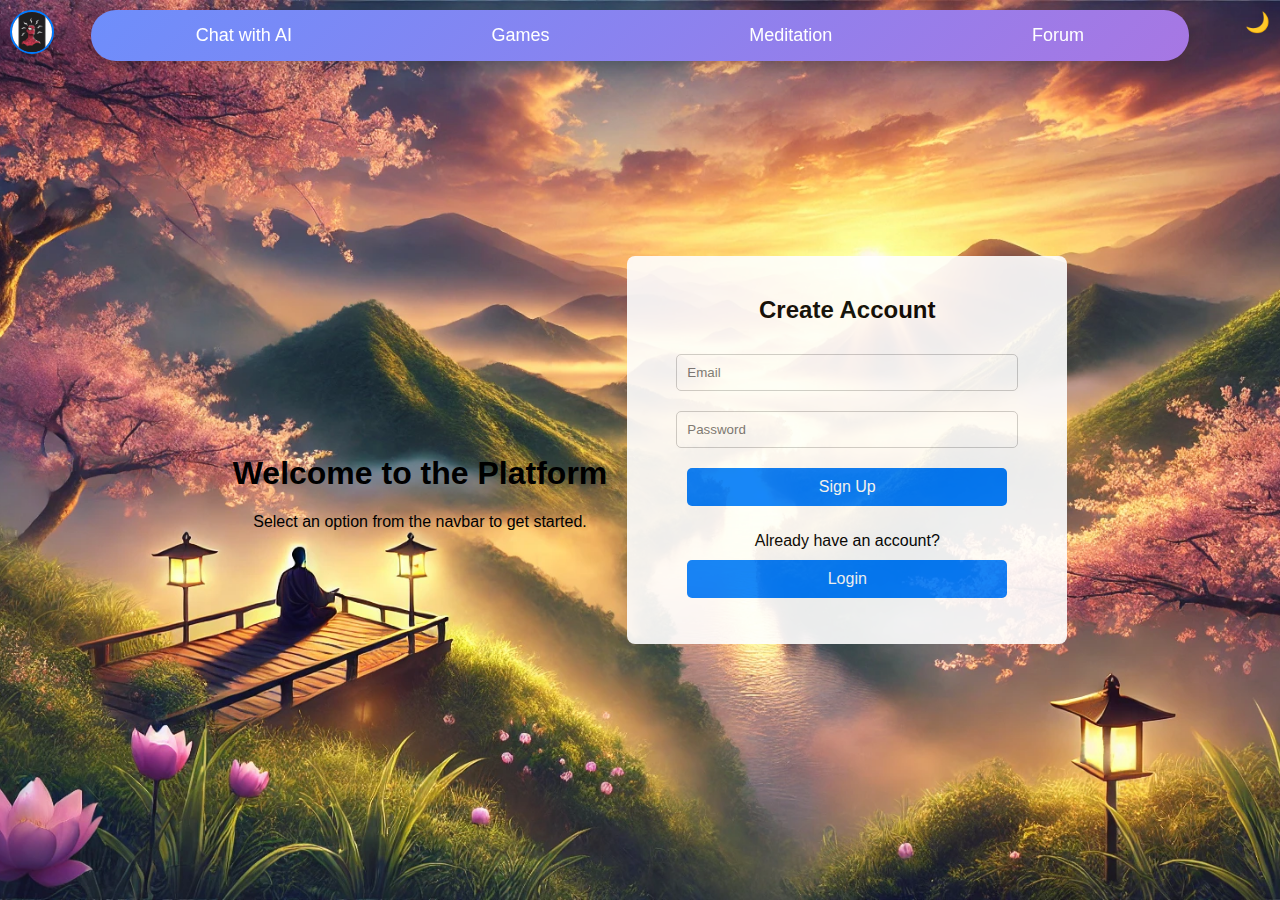
<file: b_up/frontend/index.html>
<!DOCTYPE html>
<html lang="en">
<head>
    <meta charset="UTF-8">
    <meta name="viewport" content="width=device-width, initial-scale=1.0">
    <title>Mental Health Chatbot</title>
    <link rel="stylesheet" href="style.css">
</head>
<body>
    <div id="theme-toggle" class="theme-toggle">🌙</div>

    <div id="profile-container">
        <img id="avatar" src="y.jpg" alt="User Avatar">
        <div id="profile-info">
            <p id="user-name">John Doe</p>
            <p id="user-email">johndoe@example.com</p>
        </div>
    </div>


    <nav class="navbar">
        <a href="chat.html" class="nav-item">Chat with AI</a>
        <div class="dropdown">
            <a href="#" class="nav-item">Games</a>
            <ul class="dropdown-menu">
                <li><a href="memory-card-game/memory-card.html">Memory Card</a></li>
                <li><a href="whack-a-mole-game/whack-a-mole.html">Whack-a-Mole!</a></li>
                <li><a href="simon-says-game/simon-says.html">Simon Says Game</a></li>
                <li><a href="breakout-game/breakout.html">Break-Out</a></li>
                <li><a href="tilting-maze-game/tilting-maze.html">Tilting-Maze</a></li>
                <li><a href="hangman-game/hangman.html">Hangman</a></li>
                <li><a href="typing-game/typing.html">Typing Game</a></li>
            </ul>
        </div>
        <a href="meditation-app-main/meditation-app.html" class="nav-item">Meditation</a>
        <a href="forum/forum.html" class="nav-item">Forum</a>
    </nav>
    <div class="content">
        <h1>Welcome to the Platform</h1>
        <p>Select an option from the navbar to get started.</p>
    </div>
    <!-- Auth Container -->
    <div id="auth-container">
        <!-- Signup Section -->
        <div id="signup-section">
            <h2>Create Account</h2>
            <input type="email" id="signup-email" placeholder="Email">
            <input type="password" id="signup-password" placeholder="Password">
            <button id="signup-btn">Sign Up</button>
            <p>Already have an account? <button id="switch-to-login">Login</button></p>
        </div>

        <!-- Login Section -->
        <div id="login-section" style="display: none;">
            <h2>Login</h2>
            <input type="email" id="login-email" placeholder="Email">
            <input type="password" id="login-password" placeholder="Password">
            <button id="login-btn">Login</button>
            <p>Don't have an account? <button id="switch-to-signup">Sign Up</button></p>
        </div>
    </div>

    <!-- Chat Interface -->
    <div id="chat-container" style="display: none;">
        <div id="chat-box"></div>
        <input type="text" id="user-input" placeholder="Type your message...">
        <button id="send-btn">Send</button>
    </div>

    <script src="script.js"></script>
</body>
</html>
</file>
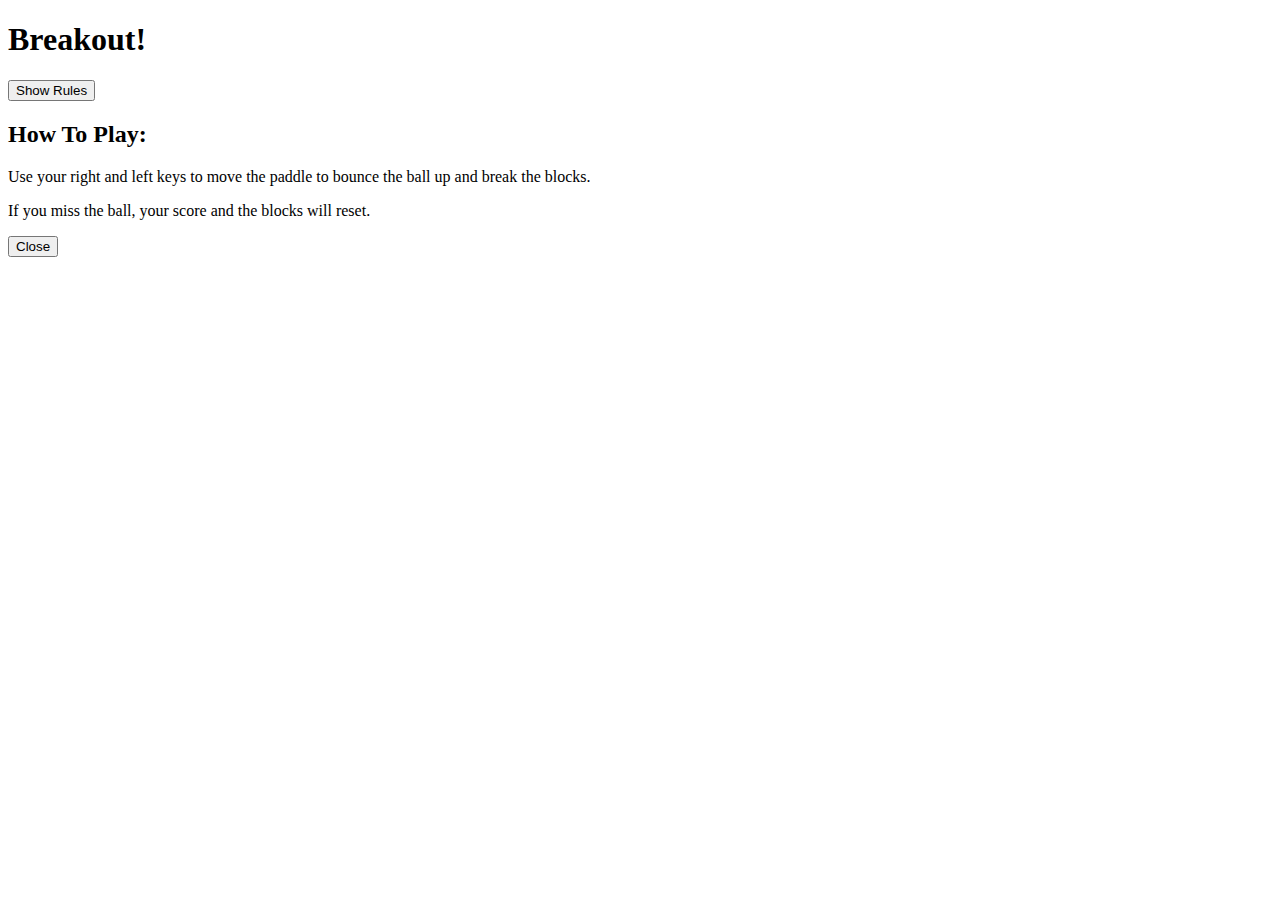
<file: b_up/frontend/breakout-game/breakout.html>
<!DOCTYPE html>
<html lang="en">
  <head>
    <meta charset="UTF-8" />
    <meta name="viewport" content="width=device-width, initial-scale=1.0" />
    <link rel="stylesheet" href="breakout.html" />
    <title>Talha - Breakout Game</title>
    <!-- 👇🏻👇🏻👇🏻👇🏻👇🏻👇🏻👇🏻👇🏻👇🏻👇🏻👇🏻👇🏻👇🏻👇🏻👇🏻👇🏻👇🏻👇🏻👇🏻👇🏻👇🏻👇🏻👇🏻👇🏻👇🏻👇🏻👇🏻👇🏻👇🏻👇🏻👇🏻👇🏻👇🏻👇🏻👇🏻👇🏻👇🏻👇🏻👇🏻👇🏻👇🏻👇🏻👇🏻-->
    <!-- Also uploaded the demo of this code in a gif : https://c.tenor.com/x8v1oNUOmg4AAAAd/tenor.gif-->
    <!-- 👆🏻👆🏻👆🏻👆🏻👆🏻👆🏻👆🏻👆🏻👆🏻👆🏻👆🏻👆🏻👆🏻👆🏻👆🏻👆🏻👆🏻👆🏻👆🏻👆🏻👆🏻👆🏻👆🏻👆🏻👆🏻👆🏻👆🏻👆🏻👆🏻👆🏻👆🏻👆🏻👆🏻👆🏻👆🏻👆🏻👆🏻👆🏻👆🏻👆🏻👆🏻👆🏻👆🏻-->

    <!-- 👇🏻👇🏻👇🏻👇🏻👇🏻👇🏻👇🏻👇🏻👇🏻👇🏻👇🏻👇🏻👇🏻👇🏻👇🏻👇🏻👇🏻👇🏻👇🏻👇🏻👇🏻👇🏻👇🏻👇🏻👇🏻👇🏻👇🏻👇🏻👇🏻👇🏻👇🏻👇🏻👇🏻👇🏻👇🏻👇🏻👇🏻👇🏻👇🏻👇🏻👇🏻👇🏻👇🏻-->
    <!-- More html-css-js Games Calculators Games Cards Elements Projects on https://www.github.com/he-is-talha --> 
    <!-- 👆🏻👆🏻👆🏻👆🏻👆🏻👆🏻👆🏻👆🏻👆🏻👆🏻👆🏻👆🏻👆🏻👆🏻👆🏻👆🏻👆🏻👆🏻👆🏻👆🏻👆🏻👆🏻👆🏻👆🏻👆🏻👆🏻👆🏻👆🏻👆🏻👆🏻👆🏻👆🏻👆🏻👆🏻👆🏻👆🏻👆🏻👆🏻👆🏻👆🏻👆🏻👆🏻👆🏻-->

    <link rel="icon" href="https://i.ibb.co/M6KTWnf/pic.jpg">
  </head>
  <body>
    <h1>Breakout!</h1>
    <button id="rules-btn" class="btn rules-btn">Show Rules</button>
    <div id="rules" class="rules">
      <h2>How To Play:</h2>
      <p>
        Use your right and left keys to move the paddle to bounce the ball up
        and break the blocks.
      </p>
      <p>If you miss the ball, your score and the blocks will reset.</p>
      <button id="close-btn" class="btn">Close</button>
    </div>
    <canvas id="canvas"></canvas>
    <script src="breakout.js"></script>
  </body>
</html>
</file>
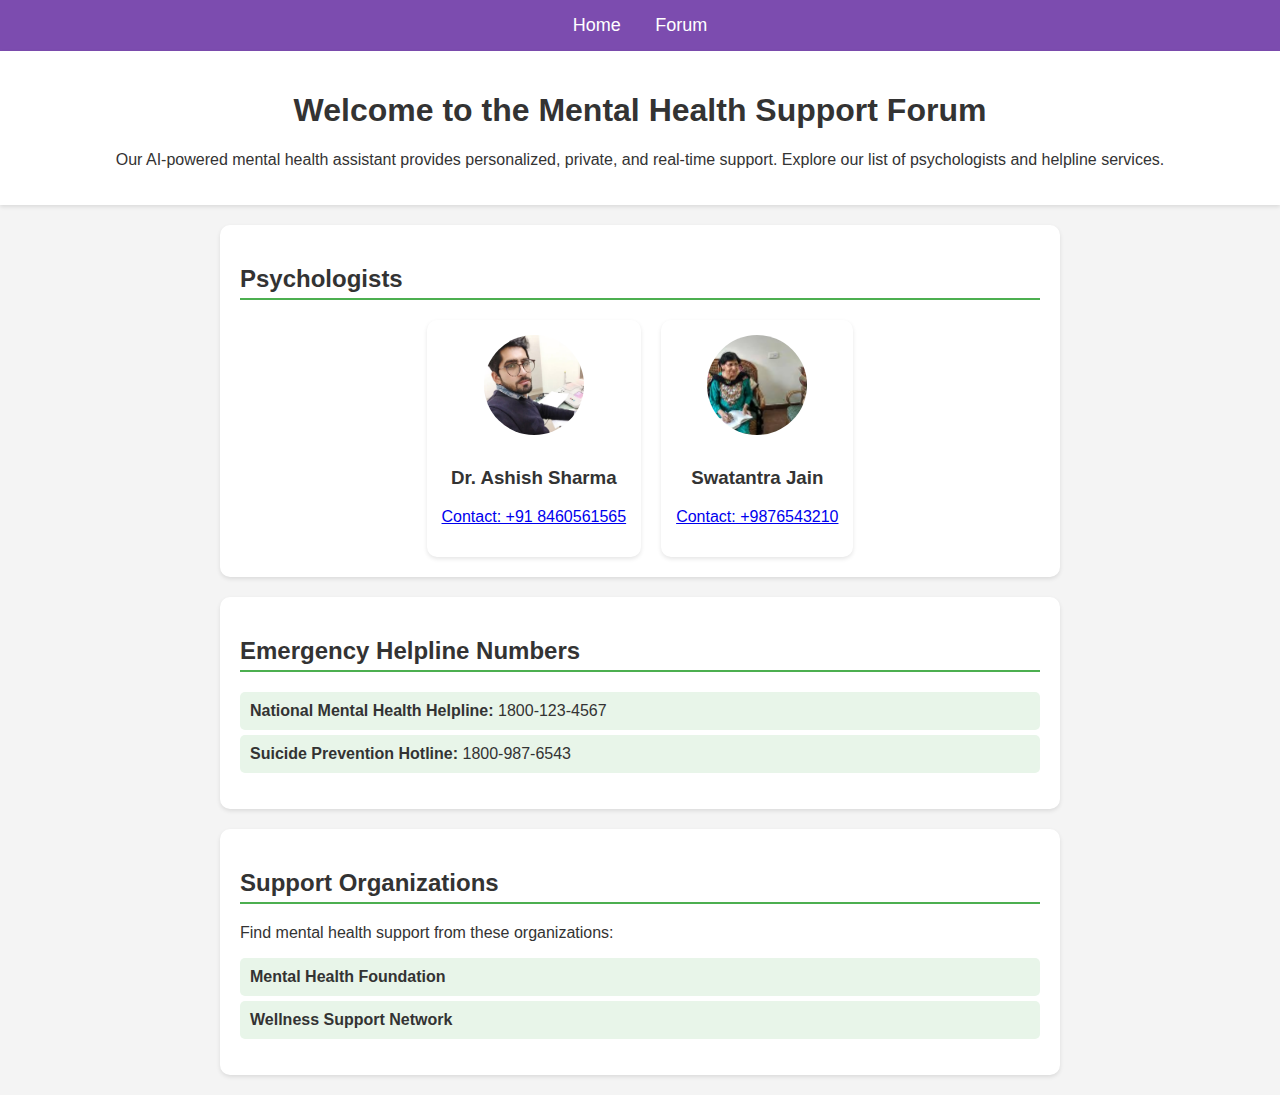
<file: b_up/frontend/forum/forum.html>
<!DOCTYPE html>
<html lang="en">
<head>
    <meta charset="UTF-8">
    <meta name="viewport" content="width=device-width, initial-scale=1.0">
    <title>Mental Health Forum</title>
    <link rel="stylesheet" href="forum.css">
</head>
<body>
    <nav class="navbar">
        <a href="../index.html" class="nav-item">Home</a>
        <a href="#" class="nav-item">Forum</a>
    </nav>
    
    <header class="forum-header">
        <h1>Welcome to the Mental Health Support Forum</h1>
        <p>Our AI-powered mental health assistant provides personalized, private, and real-time support. Explore our list of psychologists and helpline services.</p>
    </header>
    
    <section class="psychologists">
        <h2>Psychologists</h2>
        <div class="psychologist-list">
            <div class="psychologist-card">
                <img src="dr1.avif" alt="Dr. Ashish Sharma">
                <h3>Dr. Ashish Sharma</h3>
                <p>Contact: +91 8460561565</p>
            </div>
            <div class="psychologist-card">
                <img src="dr2.jpg" alt="Swatantra Jain">
                <h3>Swatantra Jain</h3>
                <p>Contact: +9876543210</p>
            </div>
        </div>
    </section>
    
    <section class="helplines">
        <h2>Emergency Helpline Numbers</h2>
        <ul>
            <li><strong>National Mental Health Helpline:</strong> 1800-123-4567</li>
            <li><strong>Suicide Prevention Hotline:</strong> 1800-987-6543</li>
        </ul>
    </section>
    
    <section class="organizations">
        <h2>Support Organizations</h2>
        <p>Find mental health support from these organizations:</p>
        <ul>
            <li><a href="#">Mental Health Foundation</a></li>
            <li><a href="#">Wellness Support Network</a></li>
        </ul>
    </section>
    
    <script src="forum.js"></script>
</body>
</html>
</file>
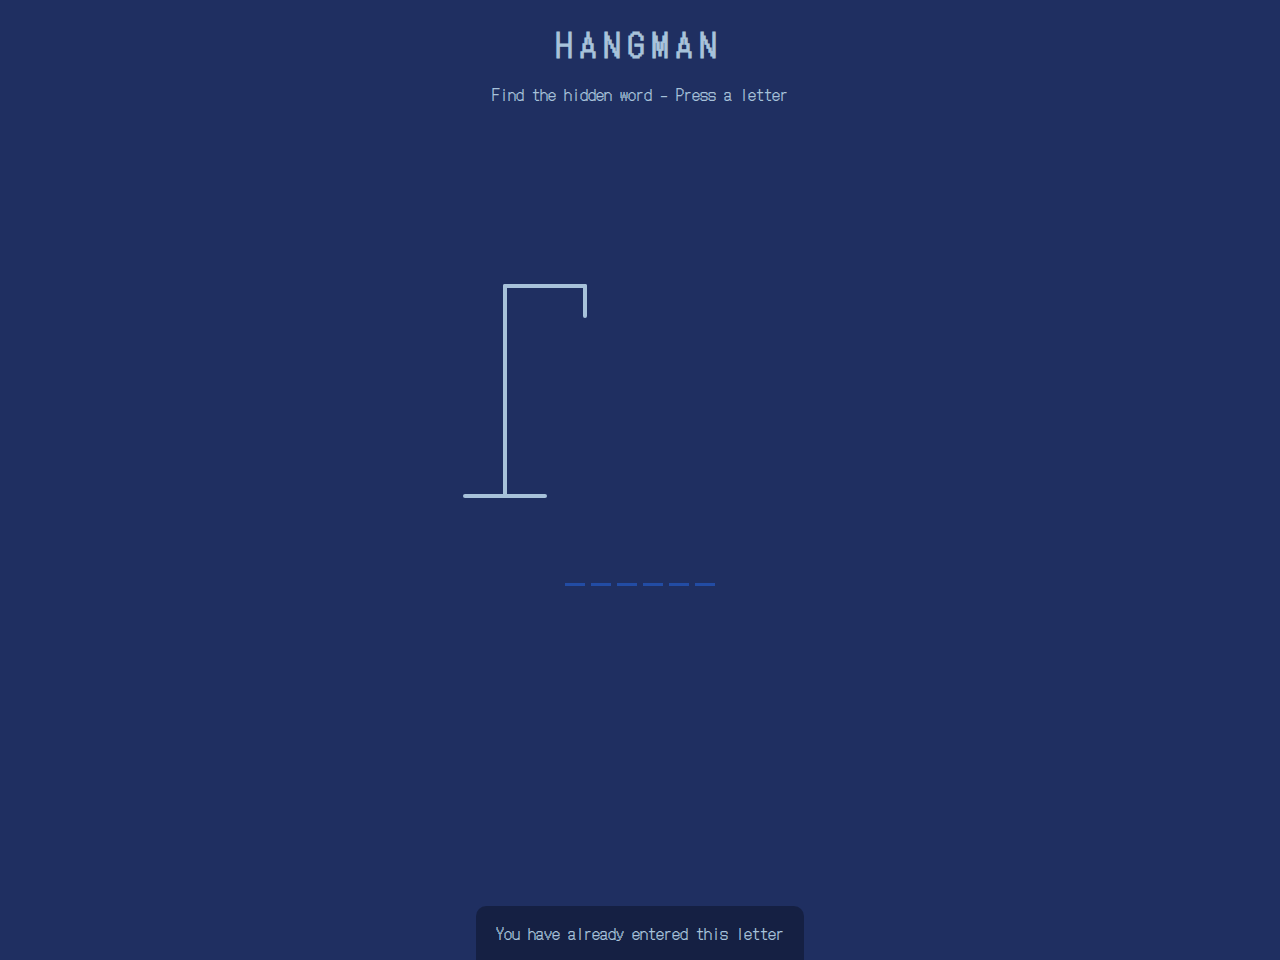
<file: b_up/frontend/hangman-game/hangman.html>
<!DOCTYPE html>
<html lang="en">
  <head>
    <meta charset="UTF-8" />
    <meta name="viewport" content="width=device-width, initial-scale=1.0" />
    <link rel="stylesheet" href="hangman.css" />
    <title>Talha - Hangman</title>

    <!-- 👇🏻👇🏻👇🏻👇🏻👇🏻👇🏻👇🏻👇🏻👇🏻👇🏻👇🏻👇🏻👇🏻👇🏻👇🏻👇🏻👇🏻👇🏻👇🏻👇🏻👇🏻👇🏻👇🏻👇🏻👇🏻👇🏻👇🏻👇🏻👇🏻👇🏻👇🏻👇🏻👇🏻👇🏻👇🏻👇🏻👇🏻👇🏻👇🏻👇🏻👇🏻👇🏻👇🏻-->
    <!-- Also uploaded the demo of this code in a gif : https://c.tenor.com/x8v1oNUOmg4AAAAd/tenor.gif-->
    <!-- 👆🏻👆🏻👆🏻👆🏻👆🏻👆🏻👆🏻👆🏻👆🏻👆🏻👆🏻👆🏻👆🏻👆🏻👆🏻👆🏻👆🏻👆🏻👆🏻👆🏻👆🏻👆🏻👆🏻👆🏻👆🏻👆🏻👆🏻👆🏻👆🏻👆🏻👆🏻👆🏻👆🏻👆🏻👆🏻👆🏻👆🏻👆🏻👆🏻👆🏻👆🏻👆🏻👆🏻-->

    <!-- 👇🏻👇🏻👇🏻👇🏻👇🏻👇🏻👇🏻👇🏻👇🏻👇🏻👇🏻👇🏻👇🏻👇🏻👇🏻👇🏻👇🏻👇🏻👇🏻👇🏻👇🏻👇🏻👇🏻👇🏻👇🏻👇🏻👇🏻👇🏻👇🏻👇🏻👇🏻👇🏻👇🏻👇🏻👇🏻👇🏻👇🏻👇🏻👇🏻👇🏻👇🏻👇🏻👇🏻-->
    <!-- More html-css-js Games Calculators Games Cards Elements Projects on https://www.github.com/he-is-talha -->
    <!-- 👆🏻👆🏻👆🏻👆🏻👆🏻👆🏻👆🏻👆🏻👆🏻👆🏻👆🏻👆🏻👆🏻👆🏻👆🏻👆🏻👆🏻👆🏻👆🏻👆🏻👆🏻👆🏻👆🏻👆🏻👆🏻👆🏻👆🏻👆🏻👆🏻👆🏻👆🏻👆🏻👆🏻👆🏻👆🏻👆🏻👆🏻👆🏻👆🏻👆🏻👆🏻👆🏻👆🏻-->

    <link rel="icon" href="https://i.ibb.co/M6KTWnf/pic.jpg" />
  </head>
  <body>


    <h1>Hangman</h1>
    <p>Find the hidden word - Press a letter</p>
    <div class="game-container">
      <svg height="250" width="200" class="figure-container">
        <!-- rod -->
        <line x1="60" y1="20" x2="140" y2="20" />
        <line x1="140" y1="20" x2="140" y2="50" />
        <line x1="60" y1="20" x2="60" y2="230" />
        <line x1="20" y1="230" x2="100" y2="230" />
        <!-- head -->
        <circle cx="140" cy="70" r="20" class="figure-part" />
        <!-- body -->
        <line x1="140" y1="90" x2="140" y2="150" class="figure-part" />
        <!-- arms -->
        <line x1="140" y1="120" x2="120" y2="100" class="figure-part" />
        <line x1="140" y1="120" x2="160" y2="100" class="figure-part" />
        <!-- legs -->
        <line x1="140" y1="150" x2="120" y2="180" class="figure-part" />
        <line x1="140" y1="150" x2="160" y2="180" class="figure-part" />
      </svg>
      <div class="wrong-letters-container">
        <div id="wrong-letters"></div>
      </div>
      <div class="word" id="word"></div>
    </div>
    <!-- Popup -->
    <div class="popup-container" id="popup-container">
      <div class="popup">
        <h2 id="final-message"></h2>
        <h3 id="final-message-reveal-word"></h3>
        <button id="play-button">Play Again</button>
      </div>
    </div>
    <!-- Notification -->
    <div class="notification-container" id="notification-container">
      <p>You have already entered this letter</p>
    </div>
    <script src="hangman.js"></script>
  </body>
</html>
</file>
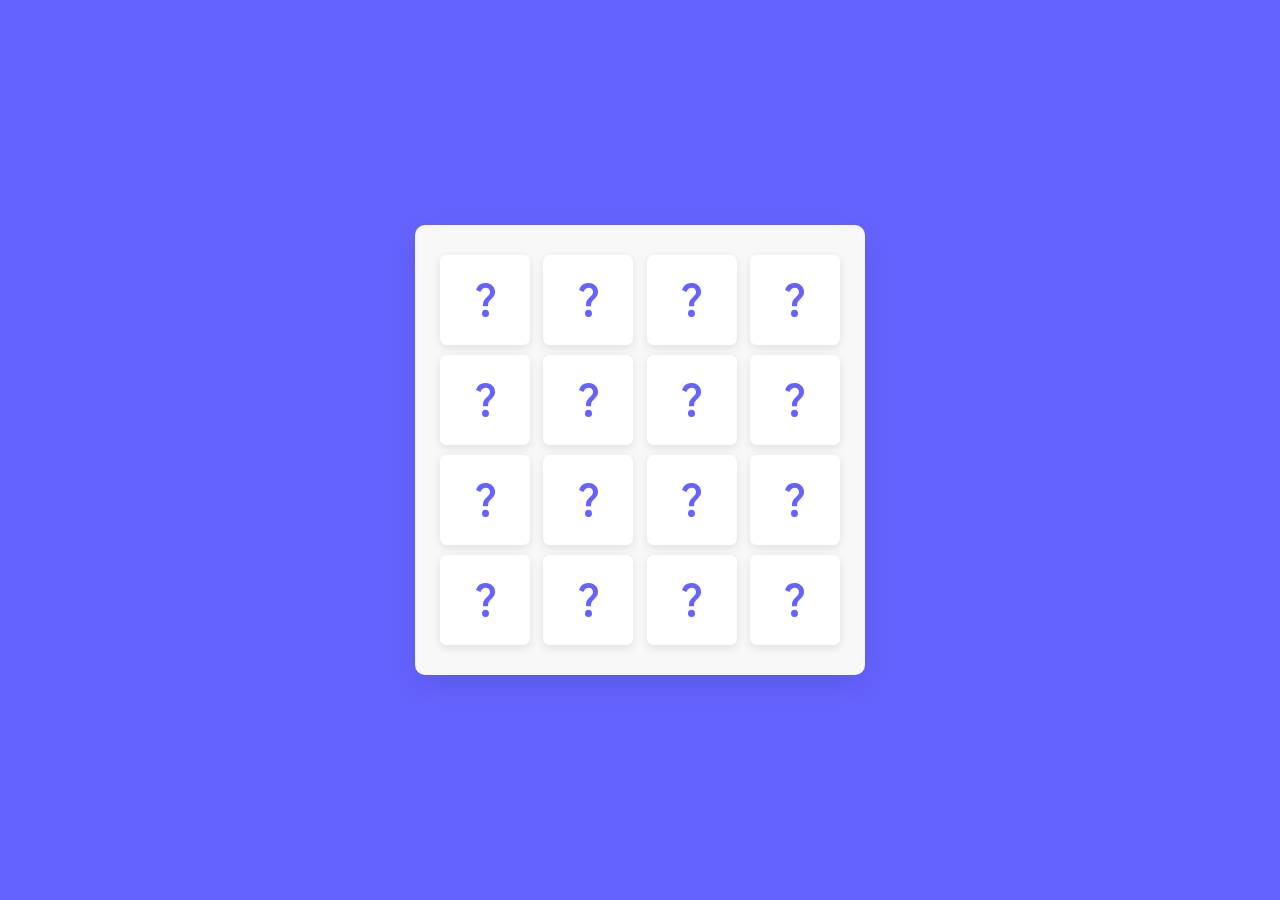
<file: b_up/frontend/memory-card-game/memory-card.html>
<!doctype html>
<html lang="en" dir="ltr"> 
 <head> 
  <meta charset="utf-8"> 
  <title>Talha - Memory Card Game</title> 

  <!-- 👇🏻👇🏻👇🏻👇🏻👇🏻👇🏻👇🏻👇🏻👇🏻👇🏻👇🏻👇🏻👇🏻👇🏻👇🏻👇🏻👇🏻👇🏻👇🏻👇🏻👇🏻👇🏻👇🏻👇🏻👇🏻👇🏻👇🏻👇🏻👇🏻👇🏻👇🏻👇🏻👇🏻👇🏻👇🏻👇🏻👇🏻👇🏻👇🏻👇🏻👇🏻👇🏻👇🏻-->
	<!-- Also uploaded the demo of this code in a gif : https://c.tenor.com/x8v1oNUOmg4AAAAd/tenor.gif-->
	<!-- 👆🏻👆🏻👆🏻👆🏻👆🏻👆🏻👆🏻👆🏻👆🏻👆🏻👆🏻👆🏻👆🏻👆🏻👆🏻👆🏻👆🏻👆🏻👆🏻👆🏻👆🏻👆🏻👆🏻👆🏻👆🏻👆🏻👆🏻👆🏻👆🏻👆🏻👆🏻👆🏻👆🏻👆🏻👆🏻👆🏻👆🏻👆🏻👆🏻👆🏻👆🏻👆🏻👆🏻-->

	<!-- 👇🏻👇🏻👇🏻👇🏻👇🏻👇🏻👇🏻👇🏻👇🏻👇🏻👇🏻👇🏻👇🏻👇🏻👇🏻👇🏻👇🏻👇🏻👇🏻👇🏻👇🏻👇🏻👇🏻👇🏻👇🏻👇🏻👇🏻👇🏻👇🏻👇🏻👇🏻👇🏻👇🏻👇🏻👇🏻👇🏻👇🏻👇🏻👇🏻👇🏻👇🏻👇🏻👇🏻-->
	<!-- More html-css-js Games Calculators Games Cards Elements Projects on https://www.github.com/he-is-talha --> 
	<!-- 👆🏻👆🏻👆🏻👆🏻👆🏻👆🏻👆🏻👆🏻👆🏻👆🏻👆🏻👆🏻👆🏻👆🏻👆🏻👆🏻👆🏻👆🏻👆🏻👆🏻👆🏻👆🏻👆🏻👆🏻👆🏻👆🏻👆🏻👆🏻👆🏻👆🏻👆🏻👆🏻👆🏻👆🏻👆🏻👆🏻👆🏻👆🏻👆🏻👆🏻👆🏻👆🏻👆🏻-->

	<link rel="icon" href="https://i.ibb.co/M6KTWnf/pic.jpg">
  <link rel="stylesheet" href="memory-card.css"> 
  <meta name="viewport" content="width=device-width, initial-scale=1.0"> 
 </head> 
 <body> 
  <div class="wrapper"> 
   <ul class="cards"> 
    <li class="card"> 
     <div class="view front-view"> 
      <img src="images/que_icon.svg" alt="icon"> 
     </div> 
     <div class="view back-view"> 
      <img src="images/img-1.png" alt="card-img"> 
     </div> </li> 
    <li class="card"> 
     <div class="view front-view"> 
      <img src="images/que_icon.svg" alt="icon"> 
     </div> 
     <div class="view back-view"> 
      <img src="images/img-6.png" alt="card-img"> 
     </div> </li> 
    <li class="card"> 
     <div class="view front-view"> 
      <img src="images/que_icon.svg" alt="icon"> 
     </div> 
     <div class="view back-view"> 
      <img src="images/img-3.png" alt="card-img"> 
     </div> </li> 
    <li class="card"> 
     <div class="view front-view"> 
      <img src="images/que_icon.svg" alt="icon"> 
     </div> 
     <div class="view back-view"> 
      <img src="images/img-2.png" alt="card-img"> 
     </div> </li> 
    <li class="card"> 
     <div class="view front-view"> 
      <img src="images/que_icon.svg" alt="icon"> 
     </div> 
     <div class="view back-view"> 
      <img src="images/img-1.png" alt="card-img"> 
     </div> </li> 
    <li class="card"> 
     <div class="view front-view"> 
      <img src="images/que_icon.svg" alt="icon"> 
     </div> 
     <div class="view back-view"> 
      <img src="images/img-5.png" alt="card-img"> 
     </div> </li> 
    <li class="card"> 
     <div class="view front-view"> 
      <img src="images/que_icon.svg" alt="icon"> 
     </div> 
     <div class="view back-view"> 
      <img src="images/img-2.png" alt="card-img"> 
     </div> </li> 
    <li class="card"> 
     <div class="view front-view"> 
      <img src="images/que_icon.svg" alt="icon"> 
     </div> 
     <div class="view back-view"> 
      <img src="images/img-6.png" alt="card-img"> 
     </div> </li> 
    <li class="card"> 
     <div class="view front-view"> 
      <img src="images/que_icon.svg" alt="icon"> 
     </div> 
     <div class="view back-view"> 
      <img src="images/img-3.png" alt="card-img"> 
     </div> </li> 
    <li class="card"> 
     <div class="view front-view"> 
      <img src="images/que_icon.svg" alt="icon"> 
     </div> 
     <div class="view back-view"> 
      <img src="images/img-4.png" alt="card-img"> 
     </div> </li> 
    <li class="card"> 
     <div class="view front-view"> 
      <img src="images/que_icon.svg" alt="icon"> 
     </div> 
     <div class="view back-view"> 
      <img src="images/img-5.png" alt="card-img"> 
     </div> </li> 
    <li class="card"> 
     <div class="view front-view"> 
      <img src="images/que_icon.svg" alt="icon"> 
     </div> 
     <div class="view back-view"> 
      <img src="images/img-4.png" alt="card-img"> 
     </div> </li> 
    <li class="card"> 
     <div class="view front-view"> 
      <img src="images/que_icon.svg" alt="icon"> 
     </div> 
     <div class="view back-view"> 
      <img src="images/img-4.png" alt="card-img"> 
     </div> </li> 
    <li class="card"> 
     <div class="view front-view"> 
      <img src="images/que_icon.svg" alt="icon"> 
     </div> 
     <div class="view back-view"> 
      <img src="images/img-4.png" alt="card-img"> 
     </div> </li> 
    <li class="card"> 
     <div class="view front-view"> 
      <img src="images/que_icon.svg" alt="icon"> 
     </div> 
     <div class="view back-view"> 
      <img src="images/img-4.png" alt="card-img"> 
     </div> </li> 
    <li class="card"> 
     <div class="view front-view"> 
      <img src="images/que_icon.svg" alt="icon"> 
     </div> 
     <div class="view back-view"> 
      <img src="images/img-4.png" alt="card-img"> 
     </div> </li> 
   </ul> 
  </div> 
  <script src="memory-card.js"></script> 
 
</body></html>
</file>
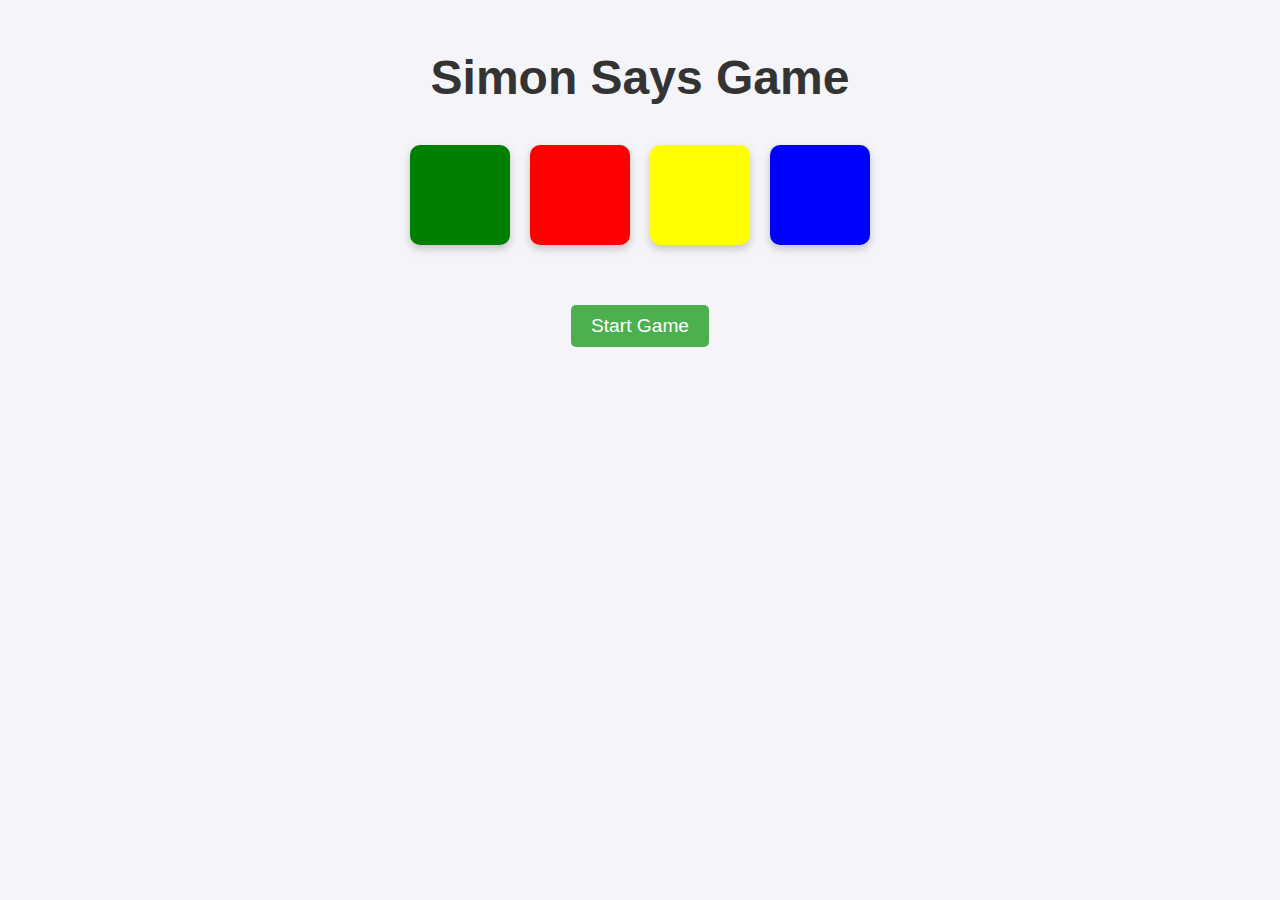
<file: b_up/frontend/simon-says-game/simon-says.html>
<!DOCTYPE html>
<html lang="en">
  <head>
    <meta charset="UTF-8" />
    <meta name="viewport" content="width=device-width, initial-scale=1.0" />
    <title>Talha - Simon Says Game</title>
    <link rel="stylesheet" href="simon-says.css" />
    <script src="simon-says.js" defer></script>
    <link rel="icon" href="https://i.ibb.co/M6KTWnf/pic.jpg" />

    <!-- 👇🏻👇🏻👇🏻👇🏻👇🏻👇🏻👇🏻👇🏻👇🏻👇🏻👇🏻👇🏻👇🏻👇🏻👇🏻👇🏻👇🏻👇🏻👇🏻👇🏻👇🏻👇🏻👇🏻👇🏻👇🏻👇🏻👇🏻👇🏻👇🏻👇🏻👇🏻👇🏻👇🏻👇🏻👇🏻👇🏻👇🏻👇🏻👇🏻👇🏻👇🏻👇🏻👇🏻-->
    <!-- Also uploaded the demo of this code in a gif : https://c.tenor.com/x8v1oNUOmg4AAAAd/tenor.gif-->
    <!-- 👆🏻👆🏻👆🏻👆🏻👆🏻👆🏻👆🏻👆🏻👆🏻👆🏻👆🏻👆🏻👆🏻👆🏻👆🏻👆🏻👆🏻👆🏻👆🏻👆🏻👆🏻👆🏻👆🏻👆🏻👆🏻👆🏻👆🏻👆🏻👆🏻👆🏻👆🏻👆🏻👆🏻👆🏻👆🏻👆🏻👆🏻👆🏻👆🏻👆🏻👆🏻👆🏻👆🏻-->

    <!-- 👇🏻👇🏻👇🏻👇🏻👇🏻👇🏻👇🏻👇🏻👇🏻👇🏻👇🏻👇🏻👇🏻👇🏻👇🏻👇🏻👇🏻👇🏻👇🏻👇🏻👇🏻👇🏻👇🏻👇🏻👇🏻👇🏻👇🏻👇🏻👇🏻👇🏻👇🏻👇🏻👇🏻👇🏻👇🏻👇🏻👇🏻👇🏻👇🏻👇🏻👇🏻👇🏻👇🏻-->
    <!-- More html-css-js Games Calculators Games Cards Elements Projects on https://www.github.com/he-is-talha -->
    <!-- 👆🏻👆🏻👆🏻👆🏻👆🏻👆🏻👆🏻👆🏻👆🏻👆🏻👆🏻👆🏻👆🏻👆🏻👆🏻👆🏻👆🏻👆🏻👆🏻👆🏻👆🏻👆🏻👆🏻👆🏻👆🏻👆🏻👆🏻👆🏻👆🏻👆🏻👆🏻👆🏻👆🏻👆🏻👆🏻👆🏻👆🏻👆🏻👆🏻👆🏻👆🏻👆🏻👆🏻-->
  </head>
  <body>
    <h1>Simon Says Game</h1>
    <div id="game-container">
      <div class="color-btn" id="green"></div>
      <div class="color-btn" id="red"></div>
      <div class="color-btn" id="yellow"></div>
      <div class="color-btn" id="blue"></div>
    </div>
    <div id="game-status">
      <p class="my-text" id="sequence" style="display: none;">
        Current Sequence: <span id="sequence-display">-</span>
      </p>
      <p class="my-text" id="clicks" style="display: none;">
        Click Count: <span id="click-count">0</span>
      </p>
      <p class="my-text" id="status" style="display: none;">
        Game Status: <span id="status">Waiting...</span>
      </p>
    </div>
    <button id="start-btn">Start Game</button>
    <p id="level-message" style="display: none;"></p>
  </body>
</html>
</file>
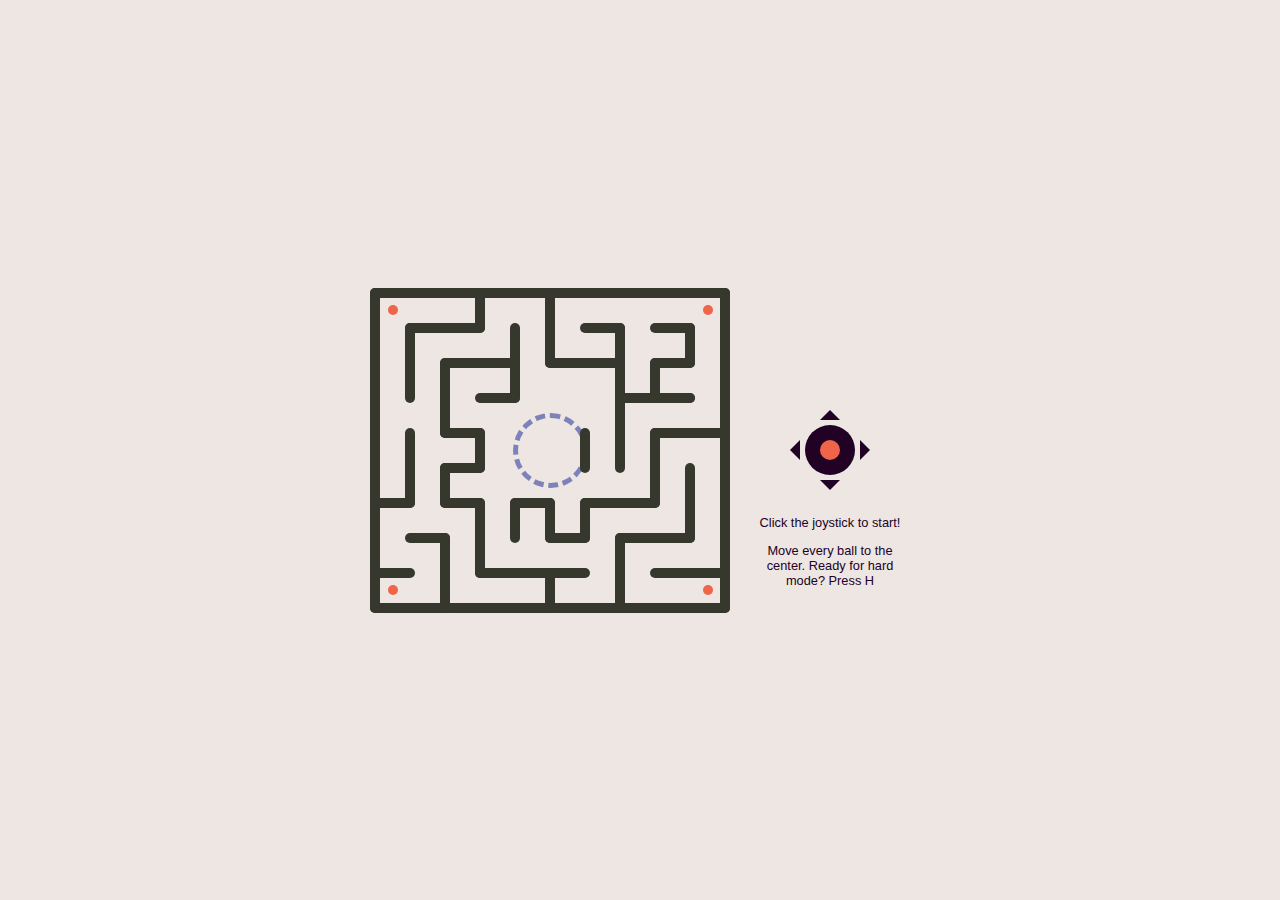
<file: b_up/frontend/tilting-maze-game/tilting-maze.html>
<!DOCTYPE html>
<html lang="en">
  <head>
    <title>Talha - Tilting Maze game</title>
    <meta charset="UTF-8" />
    <meta name="viewport" content="width=device-width" />
    <link rel="stylesheet" href="tilting-maze.css" />
    <link rel="icon" href="https://i.ibb.co/M6KTWnf/pic.jpg" />

    <!-- 👇🏻👇🏻👇🏻👇🏻👇🏻👇🏻👇🏻👇🏻👇🏻👇🏻👇🏻👇🏻👇🏻👇🏻👇🏻👇🏻👇🏻👇🏻👇🏻👇🏻👇🏻👇🏻👇🏻👇🏻👇🏻👇🏻👇🏻👇🏻👇🏻👇🏻👇🏻👇🏻👇🏻👇🏻👇🏻👇🏻👇🏻👇🏻👇🏻👇🏻👇🏻👇🏻👇🏻-->
    <!-- Also uploaded the demo of this code in a gif : https://c.tenor.com/x8v1oNUOmg4AAAAd/tenor.gif-->
    <!-- 👆🏻👆🏻👆🏻👆🏻👆🏻👆🏻👆🏻👆🏻👆🏻👆🏻👆🏻👆🏻👆🏻👆🏻👆🏻👆🏻👆🏻👆🏻👆🏻👆🏻👆🏻👆🏻👆🏻👆🏻👆🏻👆🏻👆🏻👆🏻👆🏻👆🏻👆🏻👆🏻👆🏻👆🏻👆🏻👆🏻👆🏻👆🏻👆🏻👆🏻👆🏻👆🏻👆🏻-->

    <!-- 👇🏻👇🏻👇🏻👇🏻👇🏻👇🏻👇🏻👇🏻👇🏻👇🏻👇🏻👇🏻👇🏻👇🏻👇🏻👇🏻👇🏻👇🏻👇🏻👇🏻👇🏻👇🏻👇🏻👇🏻👇🏻👇🏻👇🏻👇🏻👇🏻👇🏻👇🏻👇🏻👇🏻👇🏻👇🏻👇🏻👇🏻👇🏻👇🏻👇🏻👇🏻👇🏻👇🏻-->
    <!-- More html-css-js Games Calculators Games Cards Elements Projects on https://www.github.com/he-is-talha -->
    <!-- 👆🏻👆🏻👆🏻👆🏻👆🏻👆🏻👆🏻👆🏻👆🏻👆🏻👆🏻👆🏻👆🏻👆🏻👆🏻👆🏻👆🏻👆🏻👆🏻👆🏻👆🏻👆🏻👆🏻👆🏻👆🏻👆🏻👆🏻👆🏻👆🏻👆🏻👆🏻👆🏻👆🏻👆🏻👆🏻👆🏻👆🏻👆🏻👆🏻👆🏻👆🏻👆🏻👆🏻-->
  </head>
  <body>
    <div id="center">
      <div id="game">
        <div id="maze">
          <div id="end"></div>
        </div>
        <div id="joystick">
          <div class="joystick-arrow"></div>
          <div class="joystick-arrow"></div>
          <div class="joystick-arrow"></div>
          <div class="joystick-arrow"></div>
          <div id="joystick-head"></div>
        </div>
        <div id="note">
          Click the joystick to start!
          <p>Move every ball to the center. Ready for hard mode? Press H</p>
        </div>
      </div>
    </div>
    <script src="tilting-maze.js"></script>
  </body>
</html>
</file>
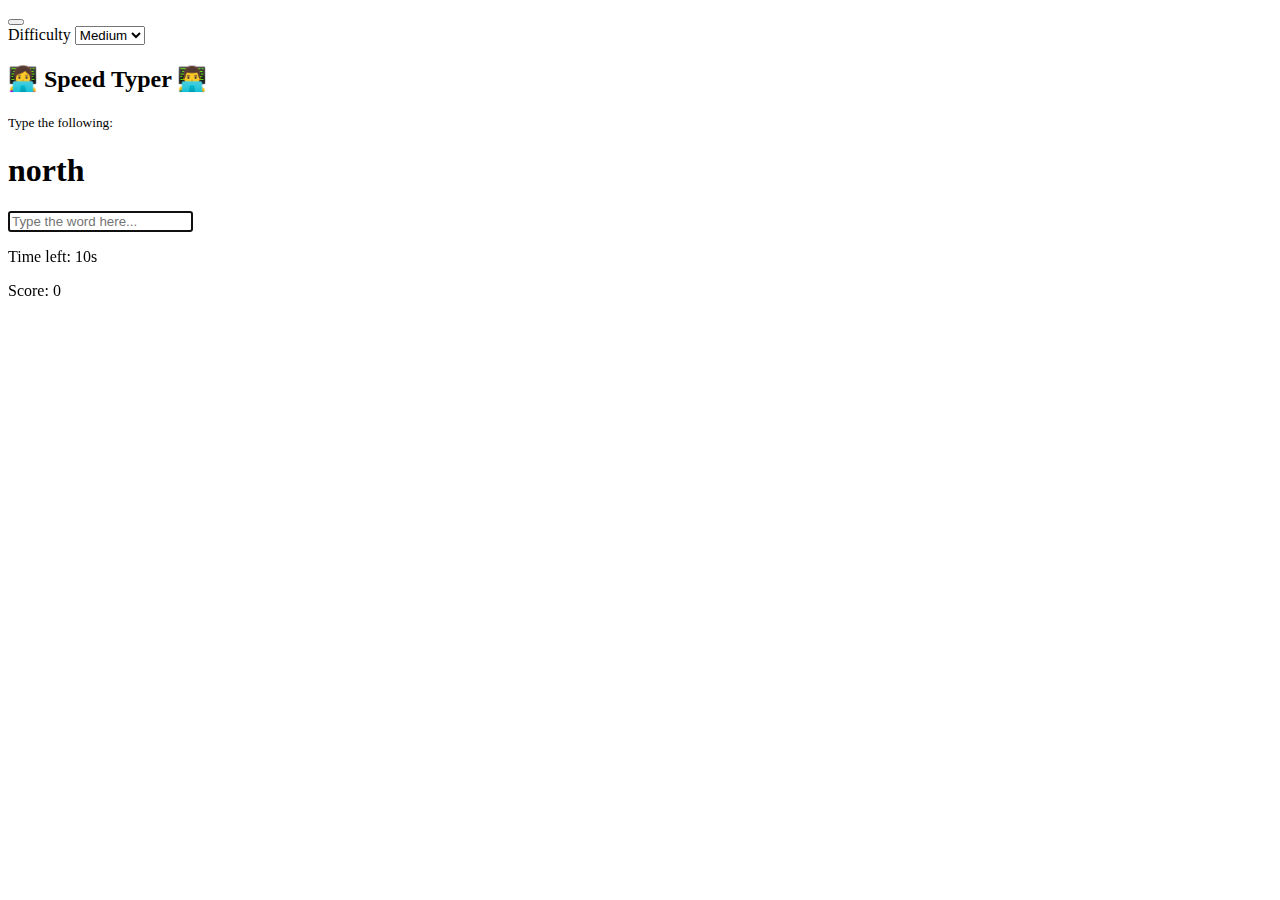
<file: b_up/frontend/typing-game/typing.html>
<!DOCTYPE html>
<html lang="en">
  <head>
    <meta charset="UTF-8" />
    <meta name="viewport" content="width=device-width, initial-scale=1.0" />
    <link
      rel="stylesheet"
      href="https://cdnjs.cloudflare.com/ajax/libs/font-awesome/5.15.1/css/all.min.css"
      integrity="sha512-+4zCK9k+qNFUR5X+cKL9EIR+ZOhtIloNl9GIKS57V1MyNsYpYcUrUeQc9vNfzsWfV28IaLL3i96P9sdNyeRssA=="
      crossorigin="anonymous"
    />
    <link rel="stylesheet" href="typing.html" />
    <title>Talha - Speed Typer Game</title>

    <!-- 👇🏻👇🏻👇🏻👇🏻👇🏻👇🏻👇🏻👇🏻👇🏻👇🏻👇🏻👇🏻👇🏻👇🏻👇🏻👇🏻👇🏻👇🏻👇🏻👇🏻👇🏻👇🏻👇🏻👇🏻👇🏻👇🏻👇🏻👇🏻👇🏻👇🏻👇🏻👇🏻👇🏻👇🏻👇🏻👇🏻👇🏻👇🏻👇🏻👇🏻👇🏻👇🏻👇🏻-->
    <!-- Also uploaded the demo of this code in a gif : https://c.tenor.com/x8v1oNUOmg4AAAAd/tenor.gif-->
    <!-- 👆🏻👆🏻👆🏻👆🏻👆🏻👆🏻👆🏻👆🏻👆🏻👆🏻👆🏻👆🏻👆🏻👆🏻👆🏻👆🏻👆🏻👆🏻👆🏻👆🏻👆🏻👆🏻👆🏻👆🏻👆🏻👆🏻👆🏻👆🏻👆🏻👆🏻👆🏻👆🏻👆🏻👆🏻👆🏻👆🏻👆🏻👆🏻👆🏻👆🏻👆🏻👆🏻👆🏻-->

    <!-- 👇🏻👇🏻👇🏻👇🏻👇🏻👇🏻👇🏻👇🏻👇🏻👇🏻👇🏻👇🏻👇🏻👇🏻👇🏻👇🏻👇🏻👇🏻👇🏻👇🏻👇🏻👇🏻👇🏻👇🏻👇🏻👇🏻👇🏻👇🏻👇🏻👇🏻👇🏻👇🏻👇🏻👇🏻👇🏻👇🏻👇🏻👇🏻👇🏻👇🏻👇🏻👇🏻👇🏻-->
    <!-- More html-css-js Games Calculators Games Cards Elements Projects on https://www.github.com/he-is-talha --> 
    <!-- 👆🏻👆🏻👆🏻👆🏻👆🏻👆🏻👆🏻👆🏻👆🏻👆🏻👆🏻👆🏻👆🏻👆🏻👆🏻👆🏻👆🏻👆🏻👆🏻👆🏻👆🏻👆🏻👆🏻👆🏻👆🏻👆🏻👆🏻👆🏻👆🏻👆🏻👆🏻👆🏻👆🏻👆🏻👆🏻👆🏻👆🏻👆🏻👆🏻👆🏻👆🏻👆🏻👆🏻-->

    <link rel="icon" href="https://i.ibb.co/M6KTWnf/pic.jpg">
  </head>
  <body>
    <button id="settings-btn" class="settings-btn">
      <i class="fas fa-cog"></i>
    </button>
    <div class="settings" id="settings">
      <form id="settings-form">
        <label for="difficulty">Difficulty</label>
        <select id="difficulty">
          <option value="easy">Easy</option>
          <option value="medium">Medium</option>
          <option value="hard">Hard</option>
        </select>
      </form>
    </div>
    <div class="container">
      <h2>👩‍💻 Speed Typer 👨‍💻</h2>
      <small>Type the following:</small>
      <h1 id="word"></h1>
      <input
        type="text"
        id="text"
        autocomplete="off"
        placeholder="Type the word here..."
      />
      <p class="time-container">Time left: <span id="time">10s</span></p>
      <p class="score-container">Score: <span id="score">0</span></p>
      <div id="end-game-container" class="end-game-container"></div>
    </div>
    <script src="typing.js"></script>
  </body>
</html>
</file>
<file: b_up/frontend/style.css>
/* General body styling */
body {
    font-family: Arial, sans-serif;
    margin: 0;
    padding: 0;
    display: flex;
    justify-content: center;
    align-items: center;
    height: 100vh;
    background-color: #f4f4f9;
    background-image: url('b2.webp'); /* Replace with your image path */
    background-size: cover; /* Ensures the image covers the whole screen */
    background-position: center;
    background-repeat: no-repeat;
}

/* Dark mode variables */
:root {
    --bg-color: #ffffff;
    --text-color: #000000;
    --primary-color: #007bff;
    --secondary-color: #6c757d;
    --chat-bg-light: #ffffff;
    --chat-bg-dark: #1e1e1e;
    --neon-color: #0ff;
}

body.dark-mode {
    --bg-color: #000000;
    --text-color: #ffffff;
    --primary-color: #bb86fc;
    --secondary-color: #9e9e9e;
    --chat-bg-light: #1e1e1e;
    --chat-bg-dark: #1e1e1e;
    background-color: var(--bg-color);
    color: var(--text-color);
}
.navbar {
    display: flex;
    justify-content: space-around;
    align-items: center;
    width: 85%;  /* Reduced width */
    background: linear-gradient(135deg, #6e8efb, #a777e3);
    padding: 5px;
    border-radius: 25px;  /* Fully rounded corners */
    box-shadow: 0px 5px 15px rgba(0, 0, 0, 0.2);
    position: fixed;
    top: 10px;  /* Added a small gap from the top */
    left: 50%;
    transform: translateX(-50%);  /* Centers the navbar horizontally */
    z-index: 1000;
}
.nav-item {
    color: white;
    font-size: 18px;
    text-decoration: none;
    padding: 10px 20px;
    border-radius: 20px;
    transition: all 0.3s ease;
}
.nav-item:hover {
    background-color: rgba(255, 255, 255, 0.2);
}
.dropdown {
    position: relative;
}

/* Dropdown menu (hidden by default) */
.dropdown-menu {
    position: absolute;
    top: 100%;
    left: 0;
    background: linear-gradient(135deg, #6e8efb, #a777e3);
    border-radius: 15px;
    box-shadow: 0px 5px 10px rgba(0, 0, 0, 0.2);
    padding: 10px;
    list-style: none;
    min-width: 200px;
    
    /* Prevent flickering */
    visibility: hidden;
    opacity: 0;
    transform: translateY(-10px);
    transition: opacity 0.3s, transform 0.3s;
}

/* Show dropdown on hover */
.dropdown:hover .dropdown-menu,
.dropdown-menu:hover {
    visibility: visible;
    opacity: 1;
    transform: translateY(0);
}

/* Prevent flickering */
.dropdown-menu:hover {
    pointer-events: auto;
}

.dropdown-menu {
    transition-delay: 0.2s; /* Delays hiding */
}
.dropdown-menu li {
    padding: 10px;
    text-align: center;
}

.dropdown-menu li a {
    text-decoration: none;
    color: white;
    font-size: 16px;
    display: block;
    border-radius: 10px;
    padding: 5px;
    transition: background 0.3s;
}

.dropdown-menu li a:hover {
    background-color: rgba(255, 255, 255, 0.2);
}
.content {
    margin-top: 80px;
    text-align: center;
    padding: 20px;
}
/* Auth container styling */
#auth-container {
    width: 400px;
    padding: 20px;
    border-radius: 8px;
    background-color: #fff;
    text-align: center;
    transition: background-color 0.3s;
    opacity: 0.9;
}

body.dark-mode #auth-container {
    background: linear-gradient(to bottom, #2b2b2b, #1e1e1e);
    color: white;
}

/* Inputs */
#auth-container input {
    width: 80%;
    padding: 10px;
    margin: 10px 0;
    border: 1px solid #ccc;
    border-radius: 5px;
    background: transparent;
    color: var(--text-color);
}

body.dark-mode #auth-container input {
    border-color: var(--neon-color);
    box-shadow: 0px 0px 5px var(--neon-color);
}

/* Buttons */
#auth-container button, #send-btn {
    width: 80%;
    padding: 10px;
    margin: 10px 0;
    border: none;
    background-color: var(--primary-color);
    color: white;
    font-size: 16px;
    cursor: pointer;
    border-radius: 5px;
    transition: transform 0.2s, box-shadow 0.3s;
}

#auth-container button:hover, #send-btn:hover {
    transform: scale(1.05);
    box-shadow: 0px 0px 10px var(--neon-color);
}

body.dark-mode #auth-container button, body.dark-mode #send-btn {
    background: linear-gradient(to right, #444, #111);
    box-shadow: 0px 0px 10px var(--neon-color);
}

/* Chat container */
#chat-container {
    width: 400px;
    height: 500px;
    border-radius: 8px;
    overflow: hidden;
    display: flex;
    flex-direction: column;
    position: relative;
    background-color: var(--chat-bg-light);
    transition: background-color 0.3s, box-shadow 0.3s;
    box-shadow: 0px 0px 10px rgba(0, 0, 0, 0.5);
    opacity: 0.9;
}

body.dark-mode #chat-container {
    background: linear-gradient(to bottom, #1e1e1e, #2d2d2d);
    box-shadow: 0px 0px 15px var(--neon-color);
    border: 2px solid var(--neon-color);
}

/* Chat box */
#chat-box {
    flex: 1;
    padding: 10px;
    overflow-y: auto;
    background-color: var(--chat-bg-light);
    transition: background-color 0.3s;
    border-bottom: 1px solid #ccc;
    box-shadow: inset 0px 4px 6px rgba(0, 0, 0, 0.1);
}

body.dark-mode #chat-box {
    background: linear-gradient(to bottom, #1e1e1e, #2d2d2d);
    color: #ffffff;
    box-shadow: inset 0px 6px 10px var(--neon-color);
}

/* Messages */
.message.user {
    background-color: var(--primary-color);
    color: #252323;
    padding: 10px;
    border-radius: 15px;
    margin-bottom: 10px;
    max-width: 80%;
    align-self: flex-end;
    box-shadow: 0px 2px 4px rgba(0, 0, 0, 0.1);
}

.message.ai {
    background-color: var(--secondary-color);
    color: #212121;
    padding: 10px;
    border-radius: 15px;
    margin-bottom: 10px;
    max-width: 80%;
    align-self: flex-start;
    box-shadow: 0px 2px 4px rgba(0, 0, 0, 0.1);
}

/* Dark mode toggle button */
.theme-toggle {
    position: absolute;
    top: 10px;
    right: 10px;
    font-size: 20px;
    cursor: pointer;
    z-index: 10;
    color: var(--text-color);
    transition: color 0.3s;
}

body.dark-mode .theme-toggle {
    color: var(--neon-color);
    text-shadow: 0px 0px 8px var(--neon-color);
}

/* Profile container */
#profile-container {
    position: absolute;
    top: 10px;
    left: 10px;
    display: flex;
    align-items: center;
    cursor: pointer;
}

/* Avatar styling */
#avatar {
    width: 40px;
    height: 40px;
    border-radius: 50%;
    border: 2px solid var(--primary-color);
    transition: transform 0.2s ease-in-out;
}

/* Hover effect */
#avatar:hover {
    transform: scale(1.1);
}

/* Profile info (hidden by default) */
#profile-info {
    display: none;
    position: absolute;
    top: 50px;
    left: 0;
    background: var(--bg-color);
    color: var(--text-color);
    padding: 10px;
    border-radius: 5px;
    box-shadow: 0 2px 5px rgba(0, 0, 0, 0.2);
}

/* Show profile info when clicked */
#profile-container.active #profile-info {
    display: block;
}
/* *********************************************************** */
/* Timestamp styling */
.timestamp {
    font-size: 10px;
    color: #888;
    text-align: right;
    margin-top: 2px;
}

/* Date separator */
.date-separator {
    text-align: center;
    margin: 10px 0;
    font-size: 12px;
    color: #666;
    position: relative;
    display: flex;
    align-items: center;
    justify-content: center;
}

.date-separator::before,
.date-separator::after {
    content: "";
    flex: 1;
    border-bottom: 1px solid #ccc;
    margin: 0 10px;
}

/* Input field and button */
#user-input {
    width: calc(100% - 20px);
    padding: 10px;
    margin: 5px;
    border: 1px solid #ccc;
    border-radius: 5px;
}

#send-btn {
    width: 100%;
    padding: 10px;
    border: none;
    background-color: var(--primary-color);
    color: white;
    font-size: 16px;
    cursor: pointer;
    border-radius: 5px;
    transition: transform 0.2s, box-shadow 0.3s;
}

#send-btn:hover {
    transform: scale(1.05);
    box-shadow: 0px 0px 10px var(--neon-color);
}
</file>
<file: b_up/frontend/forum/forum.css>
/* General Styles */
body {
    font-family: Arial, sans-serif;
    margin: 0;
    padding: 0;
    background-color: #f4f4f4;
    color: #333;
}

/* Navbar */
.navbar {
    background: #7c4caf;
    padding: 15px;
    text-align: center;
}
.navbar .nav-item {
    color: white;
    text-decoration: none;
    margin: 0 15px;
    font-size: 18px;
}
.navbar .nav-item:hover {
    text-decoration: underline;
}

/* Header */
.forum-header {
    text-align: center;
    padding: 20px;
    background: white;
    box-shadow: 0 2px 4px rgba(0, 0, 0, 0.1);
}

/* Sections */
section {
    max-width: 800px;
    margin: 20px auto;
    background: white;
    padding: 20px;
    border-radius: 10px;
    box-shadow: 0 2px 4px rgba(0, 0, 0, 0.1);
}

h2 {
    border-bottom: 2px solid #4caf50;
    padding-bottom: 5px;
}

/* Psychologist Cards */
.psychologist-list {
    display: flex;
    flex-wrap: wrap;
    gap: 20px;
    justify-content: center;
}
.psychologist-card {
    background: #fff;
    padding: 15px;
    border-radius: 10px;
    text-align: center;
    box-shadow: 0 2px 4px rgba(0, 0, 0, 0.1);
}
.psychologist-card img {
    width: 100px;
    height: 100px;
    border-radius: 50%;
    object-fit: cover;
    margin-bottom: 10px;
}

/* Lists */
ul {
    list-style: none;
    padding: 0;
}
ul li {
    background: #e8f5e9;
    margin: 5px 0;
    padding: 10px;
    border-radius: 5px;
}
ul li a {
    text-decoration: none;
    color: #333;
    font-weight: bold;
}

/* Responsive Design */
@media (max-width: 600px) {
    .psychologist-list {
        flex-direction: column;
        align-items: center;
    }
}
</file>
<file: b_up/frontend/hangman-game/hangman.css>
@import url("https://fonts.googleapis.com/css2?family=DotGothic16&display=swap");

:root {
  --primary-color: #1f2f61;
  --secondary-color: #224ca4;
  --light-color: #a7c2da;
}

* {
  box-sizing: border-box;
}

body {
  background-color: var(--primary-color);
  color: var(--light-color);
  font-family: "DotGothic16", sans-serif;
  display: flex;
  flex-direction: column;
  align-items: center;
  justify-content: center;
  height: 80vh;
  overflow: hidden;
  margin: 0;
}

h1 {
  margin: 20px 0 0;
  letter-spacing: 0.5rem;
  text-transform: uppercase;
}

h2,
h3 {
  letter-spacing: 0.2rem;
}

.game-container {
  padding: 20px 30px;
  position: relative;
  margin: auto;
  height: 350px;
  width: 450px;
}

.figure-container {
  fill: transparent;
  stroke: var(--light-color);
  stroke-width: 4px;
  stroke-linecap: round;
}

.figure-part {
  display: none;
}

.wrong-letters-container {
  position: absolute;
  top: 20px;
  right: 20px;
  display: flex;
  flex-direction: column;
  text-align: right;
}

.wrong-letters-container p {
  margin: 0 0 5px;
}

.wrong-letters-container span {
  font-size: 24px;
}

.word {
  display: flex;
  position: absolute;
  bottom: 10px;
  left: 50%;
  transform: translateX(-50%);
}

.letter {
  border-bottom: 3px solid var(--secondary-color);
  display: inline-flex;
  font-size: 30px;
  align-items: center;
  justify-content: center;
  margin: 0 3px;
  height: 50px;
  width: 20px;
}

.popup-container {
  background-color: rgba(0, 0, 0, 0.3);
  position: fixed;
  top: 0;
  bottom: 0;
  left: 0;
  right: 0;
  display: none;
  align-items: center;
  justify-content: center;
}

.popup {
  background-color: var(--secondary-color);
  border-radius: 5px;
  box-shadow: 0 15px 10px 3px rgba(0, 0, 0, 0.1);
  padding: 20px;
  text-align: center;
}

.popup button {
  cursor: pointer;
  background-color: var(--light-color);
  color: var(--secondary-color);
  border: 0;
  margin-top: 20px;
  padding: 12px 20px;
  font-size: 16px;
  font-family: inherit;
  border-radius: 5px;
}

.popup button:active {
  transform: scale(0.98);
}

.popup button:focus {
  outline: none;
}

.notification-container {
  background-color: rgba(0, 0, 0, 0.3);
  border-radius: 10px 10px 0 0;
  padding: 15px 20px;
  position: absolute;
  bottom: -60px;
  transition: transform 0.3s ease-in-out;
}

.notification-container.show {
  transform: translateY(-60px);
}

.notification-container p {
  margin: 0;
}
</file>
<file: b_up/frontend/memory-card-game/memory-card.css>
/* Import Google Font - Poppins */
@import url('https://fonts.googleapis.com/css2?family=Poppins:wght@400;500;600;700&display=swap');
*{
  margin: 0;
  padding: 0;
  box-sizing: border-box;
  font-family: 'Poppins', sans-serif;
}
body{
  display: flex;
  align-items: center;
  justify-content: center;
  min-height: 100vh;
  background: #6563FF;
}
.wrapper{
  padding: 25px;
  border-radius: 10px;
  background: #F8F8F8;
  box-shadow: 0 10px 30px rgba(0,0,0,0.1);
}
.cards, .card, .view{
  display: flex;
  align-items: center;
  justify-content: center;
}
.cards{
  height: 400px;
  width: 400px;
  flex-wrap: wrap;
  justify-content: space-between;
}
.cards .card{
  cursor: pointer;
  list-style: none;
  user-select: none;
  position: relative;
  perspective: 1000px;
  transform-style: preserve-3d;
  height: calc(100% / 4 - 10px);
  width: calc(100% / 4 - 10px);
}
.card.shake{
  animation: shake 0.35s ease-in-out;
}
@keyframes shake {
  0%, 100%{
    transform: translateX(0);
  }
  20%{
    transform: translateX(-13px);
  }
  40%{
    transform: translateX(13px);
  }
  60%{
    transform: translateX(-8px);
  }
  80%{
    transform: translateX(8px);
  }
}
.card .view{
  width: 100%;
  height: 100%;
  position: absolute;
  border-radius: 7px;
  background: #fff;
  pointer-events: none;
  backface-visibility: hidden;
  box-shadow: 0 3px 10px rgba(0,0,0,0.1);
  transition: transform 0.25s linear;
}
.card .front-view img{
  width: 19px;
}
.card .back-view img{
  max-width: 45px;
}
.card .back-view{
  transform: rotateY(-180deg);
}
.card.flip .back-view{
  transform: rotateY(0);
}
.card.flip .front-view{
  transform: rotateY(180deg);
}

@media screen and (max-width: 700px) {
  .cards{
    height: 350px;
    width: 350px;
  }
  .card .front-view img{
    width: 17px;
  }
  .card .back-view img{
    max-width: 40px;
  }
}

@media screen and (max-width: 530px) {
  .cards{
    height: 300px;
    width: 300px;
  }
  .card .front-view img{
    width: 15px;
  }
  .card .back-view img{
    max-width: 35px;
  }
}
</file>
<file: b_up/frontend/simon-says-game/simon-says.css>
* {
  margin: 0;
  padding: 0;
  box-sizing: border-box;
}

body {
  font-family: Arial, Helvetica, sans-serif;
  background-color: #f4f4f9;
  text-align: center;
  padding: 50px;
}

h1 {
  font-size: 3rem;
  margin-bottom: 30px;
  color: #333;
}

#game-container {
  display: flex;
  justify-content: center;
  margin-bottom: 30px;
}

.color-btn {
  width: 100px;
  height: 100px;
  border-radius: 10px;
  margin: 10px;
  cursor: pointer;
  box-shadow: 0 4px 10px rgba(0, 0, 0, 0.2);
  transition: transform 0.2s;
}

#green {
  background-color: green;
}

#red {
  background-color: red;
}

#yellow {
  background-color: yellow;
}

#blue {
  background-color: blue;
}

.color-btn.active {
  transform: scale(1.1);
}

#game-status {
  margin-top: 20px;
  font-size: 1.2rem;
  color: #333;
}

#start-btn {
  margin-top: 20px;
  padding: 10px 20px;
  font-size: 1.2rem;
  background-color: #4caf50;
  color: white;
  border: none;
  border-radius: 5px;
  cursor: pointer;
  transition: background-color 0.3s;
}

#start-btn:hover {
  background-color: #45a049;
}

#status {
  font-weight: bold;
}

#level-message {
  font-size: 24px;
  font-weight: bold;
  color: green;
  text-align: center;
  margin-top: 20px;
  opacity: 0; /* Initially hidden */
  transition: opacity 0.5s ease-in-out;
  display: none; /* Make sure it's hidden initially */
}

#level-message.show {
  opacity: 1; /* Fade in the message */
  display: block; /* Make it visible */
}

.my-text {
  font-size: 1.5rem;
  margin-top: 20px;
  color: #333;
  opacity: 0;
  transition: opacity 0.5s ease-in-out;
  display: none;
}
.my-text.show {
  opacity: 1;
  display: block;
  transition: opacity 0.5s ease-in-out;
}
</file>
<file: b_up/frontend/tilting-maze-game/tilting-maze.css>
body {
  --background-color: #ede6e3;
  --wall-color: #36382e;
  --joystick-color: #210124;
  --joystick-head-color: #f06449;
  --ball-color: #f06449;
  --end-color: #7d82b8;
  --text-color: #210124;

  font-family: "Segoe UI", Tahoma, Geneva, Verdana, sans-serif;
  background-color: var(--background-color);
}

html,
body {
  height: 100%;
  margin: 0;
}

#center {
  display: flex;
  align-items: center;
  justify-content: center;
  height: 100%;
}

#game {
  display: grid;
  grid-template-columns: auto 150px;
  grid-template-rows: 1fr auto 1fr;
  gap: 30px;
  perspective: 600px;
}

#maze {
  position: relative;
  grid-row: 1 / -1;
  grid-column: 1;
  width: 350px;
  height: 315px;
  display: flex;
  justify-content: center;
  align-items: center;
}

#end {
  width: 65px;
  height: 65px;
  border: 5px dashed var(--end-color);
  border-radius: 50%;
}

#joystick {
  position: relative;
  background-color: var(--joystick-color);
  border-radius: 50%;
  width: 50px;
  height: 50px;
  display: flex;
  align-items: center;
  justify-content: center;
  margin: 10px 50px;
  grid-row: 2;
}

#joystick-head {
  position: relative;
  background-color: var(--joystick-head-color);
  border-radius: 50%;
  width: 20px;
  height: 20px;
  cursor: grab;

  animation-name: glow;
  animation-duration: 0.6s;
  animation-iteration-count: infinite;
  animation-direction: alternate;
  animation-timing-function: ease-in-out;
  animation-delay: 4s;
}

@keyframes glow {
  0% {
    transform: scale(1);
  }
  100% {
    transform: scale(1.2);
  }
}

.joystick-arrow:nth-of-type(1) {
  position: absolute;
  bottom: 55px;

  width: 0;
  height: 0;
  border-left: 10px solid transparent;
  border-right: 10px solid transparent;

  border-bottom: 10px solid var(--joystick-color);
}

.joystick-arrow:nth-of-type(2) {
  position: absolute;
  top: 55px;

  width: 0;
  height: 0;
  border-left: 10px solid transparent;
  border-right: 10px solid transparent;

  border-top: 10px solid var(--joystick-color);
}

.joystick-arrow:nth-of-type(3) {
  position: absolute;
  left: 55px;

  width: 0;
  height: 0;
  border-top: 10px solid transparent;
  border-bottom: 10px solid transparent;

  border-left: 10px solid var(--joystick-color);
}

.joystick-arrow:nth-of-type(4) {
  position: absolute;
  right: 55px;

  width: 0;
  height: 0;
  border-top: 10px solid transparent;
  border-bottom: 10px solid transparent;

  border-right: 10px solid var(--joystick-color);
}

#note {
  grid-row: 3;
  grid-column: 2;
  text-align: center;
  font-size: 0.8em;
  color: var(--text-color);
  transition: opacity 2s;
}

a:visited {
  color: inherit;
}

.ball {
  position: absolute;
  margin-top: -5px;
  margin-left: -5px;
  border-radius: 50%;
  background-color: var(--ball-color);
  width: 10px;
  height: 10px;
}

.wall {
  position: absolute;
  background-color: var(--wall-color);
  transform-origin: top center;
  margin-left: -5px;
}

.wall::before,
.wall::after {
  display: block;
  content: "";
  width: 10px;
  height: 10px;
  background-color: inherit;
  border-radius: 50%;
  position: absolute;
}

.wall::before {
  top: -5px;
}

.wall::after {
  bottom: -5px;
}

.black-hole {
  position: absolute;
  margin-top: -9px;
  margin-left: -9px;
  border-radius: 50%;
  background-color: black;
  width: 18px;
  height: 18px;
}
</file>
